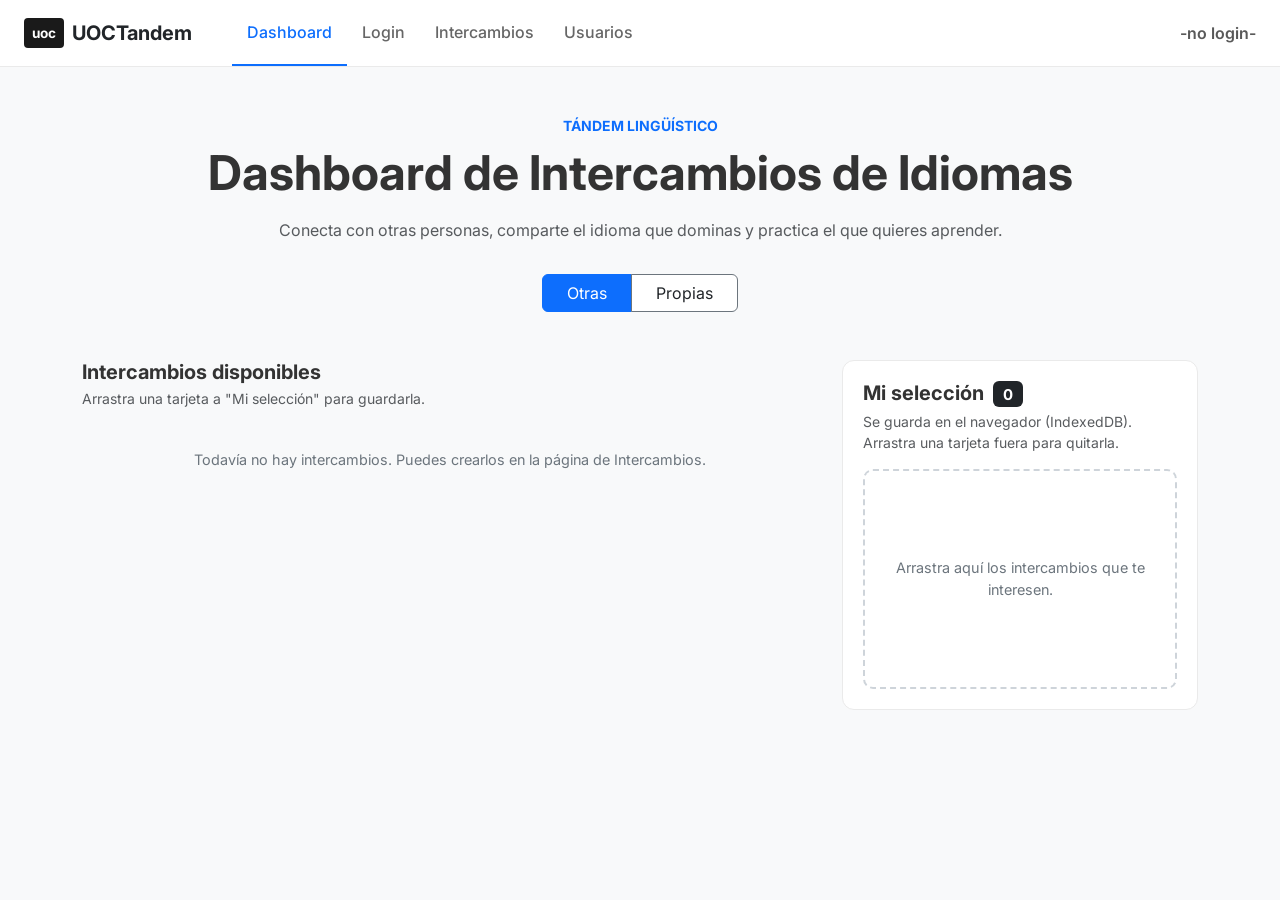
<file: index.html>
<!-- 
  USO DE IA GENERATIVA
  IA utilizada: Gemini
  Prompt 1: "Estructurame el documento HTML5 con los metadatos esenciales, enlace a Bootstrap 5 y hoja de estilos personalizada."
  Prompt 2: "Diséñame la barra de navegación responsive expandida con container-fluid, logotipo y enlaces de rutas."
  Prompt 3: "Constrúyeme la sección principal del dashboard con cabecera centrada, títulos tipográficos y botones de filtrado."
  Prompt 4: "Defíneme la rejilla flexible con el contenedor de tarjetas y la vinculación del script modular de JavaScript."
-->

<!DOCTYPE html>
<html lang="es">

<head>
    <meta charset="UTF-8">
    <meta name="viewport" content="width=device-width, initial-scale=1.0">
    <title>Dashboard - UOCTandem</title>

    <link href="https://cdn.jsdelivr.net/npm/bootstrap@5.3.3/dist/css/bootstrap.min.css" rel="stylesheet">

    <link href="css/estilos.css" rel="stylesheet">
    <!-- Estilos propios del Drag & Drop del dashboard (Persona 5) -->
    <link href="css/dashboard.css" rel="stylesheet">
</head>

<body class="animacion-aparicion">


    <nav class="navbar navbar-expand-lg mb-5">
        <div class="container-fluid px-4">
            <a class="navbar-brand d-flex align-items-center" href="index.html">
                <span class="logo-box">uoc</span>
                <span class="fw-bold fs-5 text-dark">UOCTandem</span>
            </a>

            <button class="navbar-toggler" type="button" data-bs-toggle="collapse" data-bs-toggle="collapse"
                data-bs-target="#navbarNav">
                <span class="navbar-toggler-icon"></span>
            </button>

            <div class="collapse navbar-collapse" id="navbarNav">
                <ul class="navbar-nav ms-4 me-auto">

                    <li class="nav-item"><a class="nav-link active" href="index.html">Dashboard</a></li>
                    <li class="nav-item"><a class="nav-link" href="login.html">Login</a></li>
                    <li class="nav-item"><a class="nav-link" href="intercambios.html">Intercambios</a></li>
                    <li class="nav-item"><a class="nav-link" href="usuarios.html">Usuarios</a></li>
                </ul>

                <span class="navbar-text fw-semibold" id="usuarioNav">
                    no login
                </span>
            </div>
        </div>
    </nav>


    <main class="container">


        <div class="text-center mb-5">
            <p class="text-primary fw-bold mb-2 small text-uppercase tracking-wide">Tándem Lingüístico
            </p>
            <h1 class="fw-bold display-5 mb-3">Dashboard de Intercambios de Idiomas</h1>
            <p class="text-muted">Conecta con otras personas, comparte el idioma que dominas y practica el que quieres
                aprender.</p>

            <div class="btn-group mt-3" role="group" aria-label="Filtrar intercambios">
                <button type="button" class="btn btn-primary px-4" id="btnOtras">Otras</button>
                <button type="button" class="btn btn-outline-secondary bg-white text-dark px-4" id="btnPropias">Propias</button>
            </div>
        </div>

        <!-- Avisos flotantes en la esquina (los rellena int_1_dashboard.js). Flotan para no mover las tarjetas mientras se arrastran -->
        <div id="mensajeDashboard" class="aviso-flotante" role="status" aria-live="polite"></div>

        <div class="row g-4 pb-5">

            <!-- ===== 01 · TARJETAS DISPONIBLES (zona de arrastre y también de soltado para deseleccionar) ===== -->
            <section class="col-lg-8">
                <h2 class="h5 fw-bold mb-1">Intercambios disponibles</h2>
                <p class="small text-muted mb-3">Arrastra una tarjeta a "Mi selección" para guardarla.</p>
                <div class="row g-3 zona-soltar" id="contenedorTarjetas" data-zona="disponibles"></div>
            </section>

            <!-- ===== 02 · ZONA DE SELECCIÓN (Persona 5) ===== -->
            <section class="col-lg-4">
                <div class="seleccion-panel">
                    <h2 class="h5 fw-bold mb-1">Mi selección <span class="badge text-bg-dark ms-1" id="contadorSeleccion">0</span></h2>
                    <p class="small text-muted mb-3">Se guarda en el navegador (IndexedDB). Arrastra una tarjeta fuera para quitarla.</p>
                    <div class="zona-soltar zona-seleccion" id="contenedorSeleccion" data-zona="seleccion"></div>
                </div>
            </section>

        </div>

    </main>


    <script type="module" src="js/int_1_dashboard.js"></script>
</body>

</html>
</file>
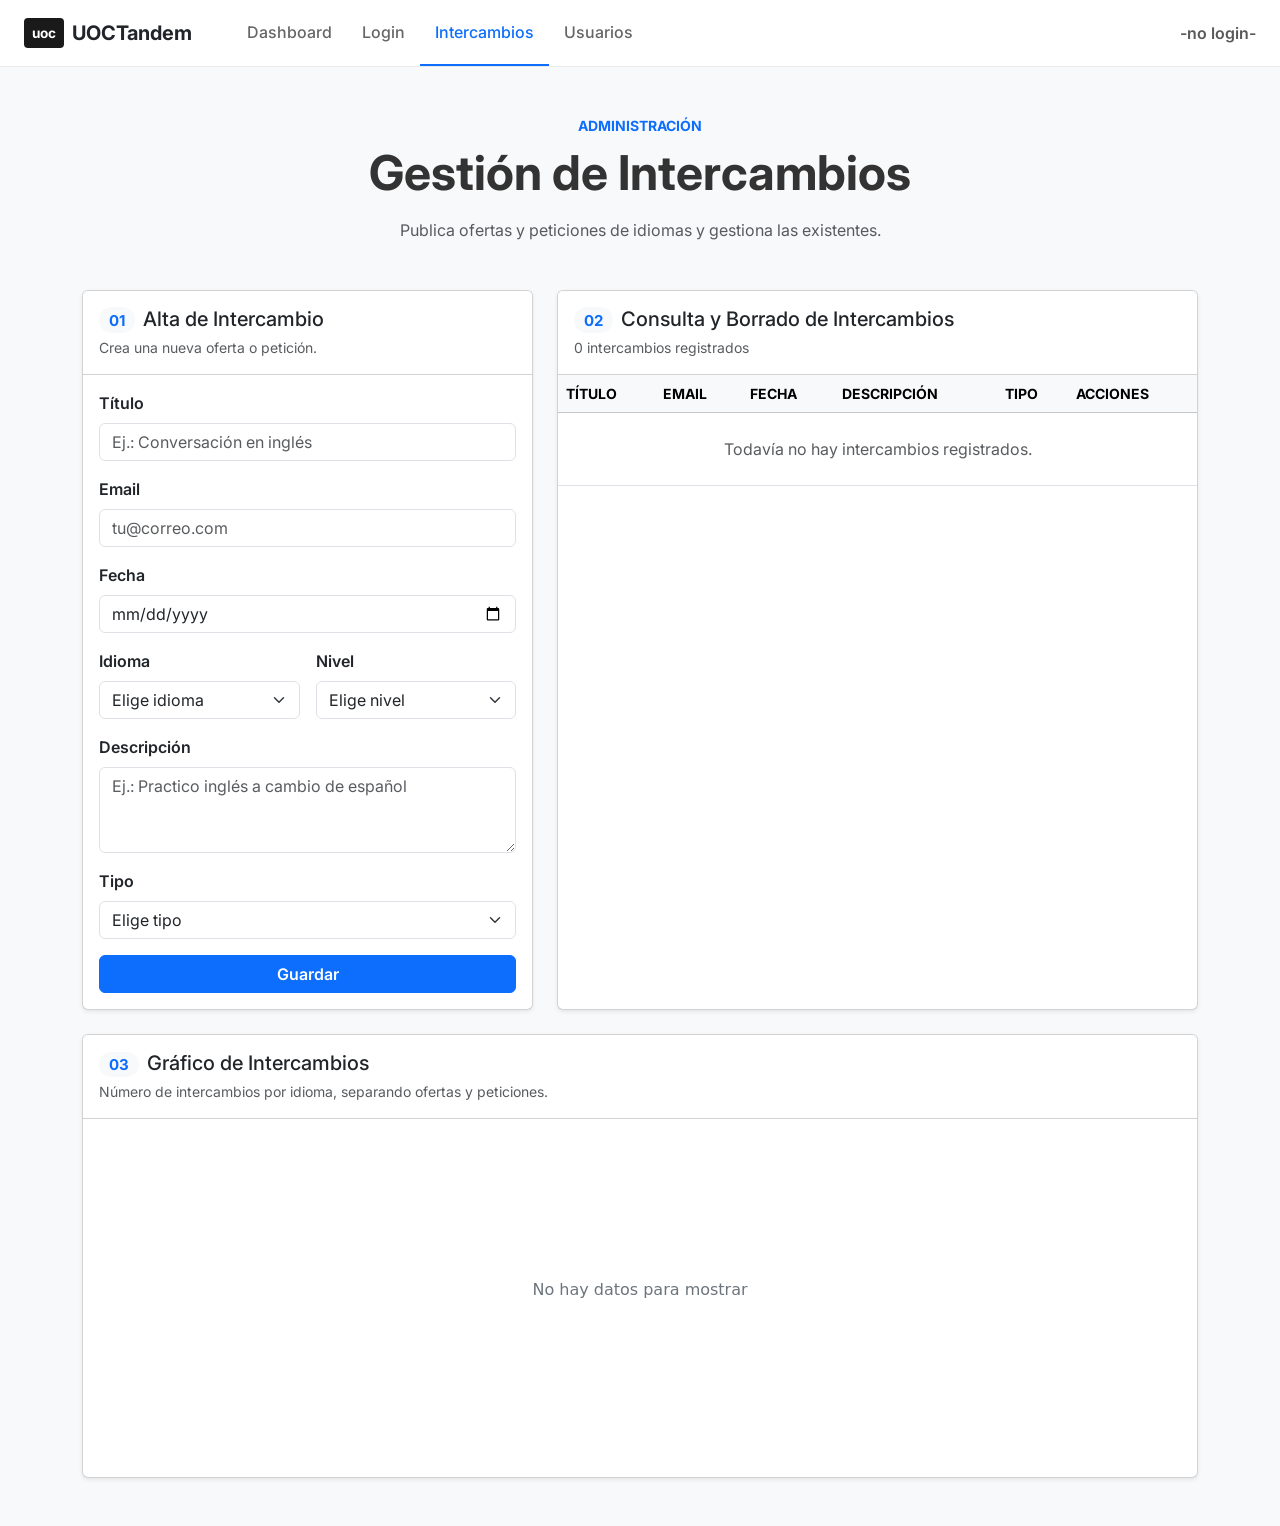
<file: intercambios.html>
<!--
  USO DE IA GENERATIVA
  IA utilizada: Gemini
  Prompt 1: "Constrúyeme la estructura del documento HTML para la página de gestión vinculando Bootstrap, la hoja de estilos común y copiando la barra de navegación responsive."
  Prompt 2: "Diséñame la estructura a dos columnas (col-lg-5 y col-lg-7) usando la rejilla de Bootstrap para separar visualmente la zona de alta y la zona de consulta de datos."
  Prompt 3: "Estructúrame el formulario de alta con botones de radio para el tipo (oferta/petición), desplegables para nivel/modalidad y un área para mostrar los mensajes de error."
  Prompt 4: "Móntame la tabla de consulta de intercambios con una cabecera descriptiva y un cuerpo vacío (tbody) preparado para ser rellenado dinámicamente por JavaScript."
-->
 
<!DOCTYPE html>
 
<html lang="es">
 
<head>
    <meta charset="UTF-8">
    <meta name="viewport" content="width=device-width, initial-scale=1.0">
    <title>Intercambios - UOCTandem</title>
 
    <!-- Bootstrap 5 por CDN -->
    <link href="https://cdn.jsdelivr.net/npm/bootstrap@5.3.3/dist/css/bootstrap.min.css" rel="stylesheet">
    <!-- Estilos propios comunes (Persona 1) -->
    <link href="css/estilos.css" rel="stylesheet">
</head>
 
<body class="animacion-aparicion">
 
    <!-- ===== NAVBAR COMÚN (copiada de index.html, Persona 1) ===== -->
    <nav class="navbar navbar-expand-lg mb-5">
        <div class="container-fluid px-4">
            <a class="navbar-brand d-flex align-items-center" href="index.html">
                <span class="logo-box">uoc</span>
                <span class="fw-bold fs-5 text-dark">UOCTandem</span>
            </a>
 
            <button class="navbar-toggler" type="button" data-bs-toggle="collapse" data-bs-target="#navbarNav">
                <span class="navbar-toggler-icon"></span>
            </button>
 
            <div class="collapse navbar-collapse" id="navbarNav">
                <ul class="navbar-nav ms-4 me-auto">
                    <li class="nav-item"><a class="nav-link" href="index.html">Dashboard</a></li>
                    <li class="nav-item"><a class="nav-link" href="login.html">Login</a></li>
                    <li class="nav-item"><a class="nav-link active" href="intercambios.html">Intercambios</a></li>
                    <li class="nav-item"><a class="nav-link" href="usuarios.html">Usuarios</a></li>
                </ul>
 
                <!-- Usuario activo (se rellena desde localStorage) -->
                <span class="navbar-text fw-semibold" id="usuarioActivo">-no login-</span>
            </div>
        </div>
    </nav>
 
    <main class="container pb-5">
 
        <!-- ===== CABECERA ===== -->
        <div class="text-center mb-5">
            <p class="text-primary fw-bold mb-2 small text-uppercase">Administración</p>
            <h1 class="fw-bold display-5 mb-3">Gestión de Intercambios</h1>
            <p class="text-muted">Publica ofertas y peticiones de idiomas y gestiona las existentes.</p>
        </div>
 
        <div class="row g-4">
 
            <!-- ===== 01 · FORMULARIO DE ALTA ===== -->
            <section class="col-lg-5">
                <div class="card shadow-sm h-100">
                    <div class="card-header bg-white py-3">
                        <h2 class="h5 mb-1"><span
                                class="badge rounded-pill text-bg-light text-primary me-2">01</span>Alta de Intercambio
                        </h2>
                        <p class="small text-muted mb-0">Crea una nueva oferta o petición.</p>
                    </div>
                    <div class="card-body">
                        <form id="formIntercambio" novalidate>
 
                            <!-- Título -->
                            <div class="mb-3">
                                <label for="titulo" class="form-label fw-semibold">Título</label>
                                <input type="text" id="titulo" class="form-control" maxlength="80"
                                    placeholder="Ej.: Conversación en inglés" required>
                                <div class="invalid-feedback">El título es obligatorio (mínimo 3 caracteres).</div>
                            </div>
 
                            <!-- Email -->
                            <div class="mb-3">
                                <label for="email" class="form-label fw-semibold">Email</label>
                                <input type="email" id="email" class="form-control" placeholder="tu@correo.com"
                                    required>
                                <div class="invalid-feedback">Introduce un email válido.</div>
                            </div>
 
                            <!-- Fecha -->
                            <div class="mb-3">
                                <label for="fecha" class="form-label fw-semibold">Fecha</label>
                                <input type="date" id="fecha" class="form-control" required>
                                <div class="invalid-feedback">La fecha es obligatoria y no puede ser anterior a hoy.
                                </div>
                            </div>
 
                            <!-- Idioma y nivel -->
                            <div class="row g-3 mb-3">
                                <div class="col-sm-6">
                                    <label for="idioma" class="form-label fw-semibold">Idioma</label>
                                    <select id="idioma" class="form-select" required>
                                        <option value="">Elige idioma</option>
                                        <option>Español</option>
                                        <option>Catalán</option>
                                        <option>Inglés</option>
                                        <option>Francés</option>
                                        <option>Alemán</option>
                                        <option>Italiano</option>
                                        <option>Portugués</option>
                                        <option>Chino</option>
                                        <option>Japonés</option>
                                        <option>Árabe</option>
                                    </select>
                                    <div class="invalid-feedback">Elige un idioma.</div>
                                </div>
                                <div class="col-sm-6">
                                    <label for="nivel" class="form-label fw-semibold">Nivel</label>
                                    <select id="nivel" class="form-select" required>
                                        <option value="">Elige nivel</option>
                                        <option>A1</option>
                                        <option>A2</option>
                                        <option>B1</option>
                                        <option>B2</option>
                                        <option>C1</option>
                                        <option>C2</option>
                                    </select>
                                    <div class="invalid-feedback">Elige un nivel.</div>
                                </div>
                            </div>
 
                            <!-- Descripción -->
                            <div class="mb-3">
                                <label for="descripcion" class="form-label fw-semibold">Descripción</label>
                                <textarea id="descripcion" class="form-control" rows="3" maxlength="300"
                                    placeholder="Ej.: Practico inglés a cambio de español" required></textarea>
                                <div class="invalid-feedback">La descripción es obligatoria (mínimo 10 caracteres).
                                </div>
                            </div>
 
                            <!-- Tipo: Ofrezco idioma / Busco idioma -->
                            <div class="mb-3">
                                <label for="tipo" class="form-label fw-semibold">Tipo</label>
                                <select id="tipo" class="form-select" required>
                                    <option value="">Elige tipo</option>
                                    <option value="Ofrezco idioma">Ofrezco idioma</option>
                                    <option value="Busco idioma">Busco idioma</option>
                                </select>
                                <div class="invalid-feedback">Elige el tipo de intercambio.</div>
                            </div>
 
                            <!-- Hueco para mensajes de error o de guardado -->
                            <div id="mensaje" role="alert" aria-live="polite"></div>
 
                            <button type="submit" id="btnGuardar"
                                class="btn btn-primary w-100 fw-semibold">Guardar</button>
                        </form>
                    </div>
                </div>
            </section>
 
            <!-- ===== 02 · TABLA DE INTERCAMBIOS ===== -->
            <section class="col-lg-7">
                <div class="card shadow-sm h-100">
                    <div class="card-header bg-white py-3">
                        <h2 class="h5 mb-1"><span
                                class="badge rounded-pill text-bg-light text-primary me-2">02</span>Consulta y Borrado
                            de Intercambios</h2>
                        <p class="small text-muted mb-0" id="contadorIntercambios">0 intercambios registrados</p>
                    </div>
                    <div class="table-responsive">
                        <table class="table table-hover align-middle mb-0">
                            <thead class="table-light small text-uppercase">
                                <tr>
                                    <th scope="col">Título</th>
                                    <th scope="col">Email</th>
                                    <th scope="col">Fecha</th>
                                    <th scope="col">Descripción</th>
                                    <th scope="col">Tipo</th>
                                    <th scope="col">Acciones</th>
                                </tr>
                            </thead>
                            <!-- Las filas las genera pintarTabla() en int_3_intercambios.js -->
                            <tbody id="tablaIntercambios"></tbody>
                        </table>
                    </div>
                </div>
            </section>
 
            <!-- ===== 03 · GRÁFICO DE INTERCAMBIOS (canvas nativo) ===== -->
            <section class="col-12">
                <div class="card shadow-sm">
                    <div class="card-header bg-white py-3">
                        <h2 class="h5 mb-1"><span
                                class="badge rounded-pill text-bg-light text-primary me-2">03</span>Gráfico de
                            Intercambios</h2>
                        <p class="small text-muted mb-0">Número de intercambios por idioma, separando ofertas y
                            peticiones.</p>
                    </div>
                    <div class="card-body text-center">
                        <canvas id="graficoIntercambios" width="900" height="320" class="mw-100"
                            aria-label="Gráfico de barras de intercambios por idioma"></canvas>
                    </div>
                </div>
            </section>
 
        </div>
    </main>
 
    <!-- Bootstrap JS (para que el menú funcione en móvil) -->
    <script src="https://cdn.jsdelivr.net/npm/bootstrap@5.3.3/dist/js/bootstrap.bundle.min.js"></script>
    <!-- Lógica de la página -->
    <script type="module" src="js/int_3_intercambios.js"></script>
</body>
 
</html>
</file>
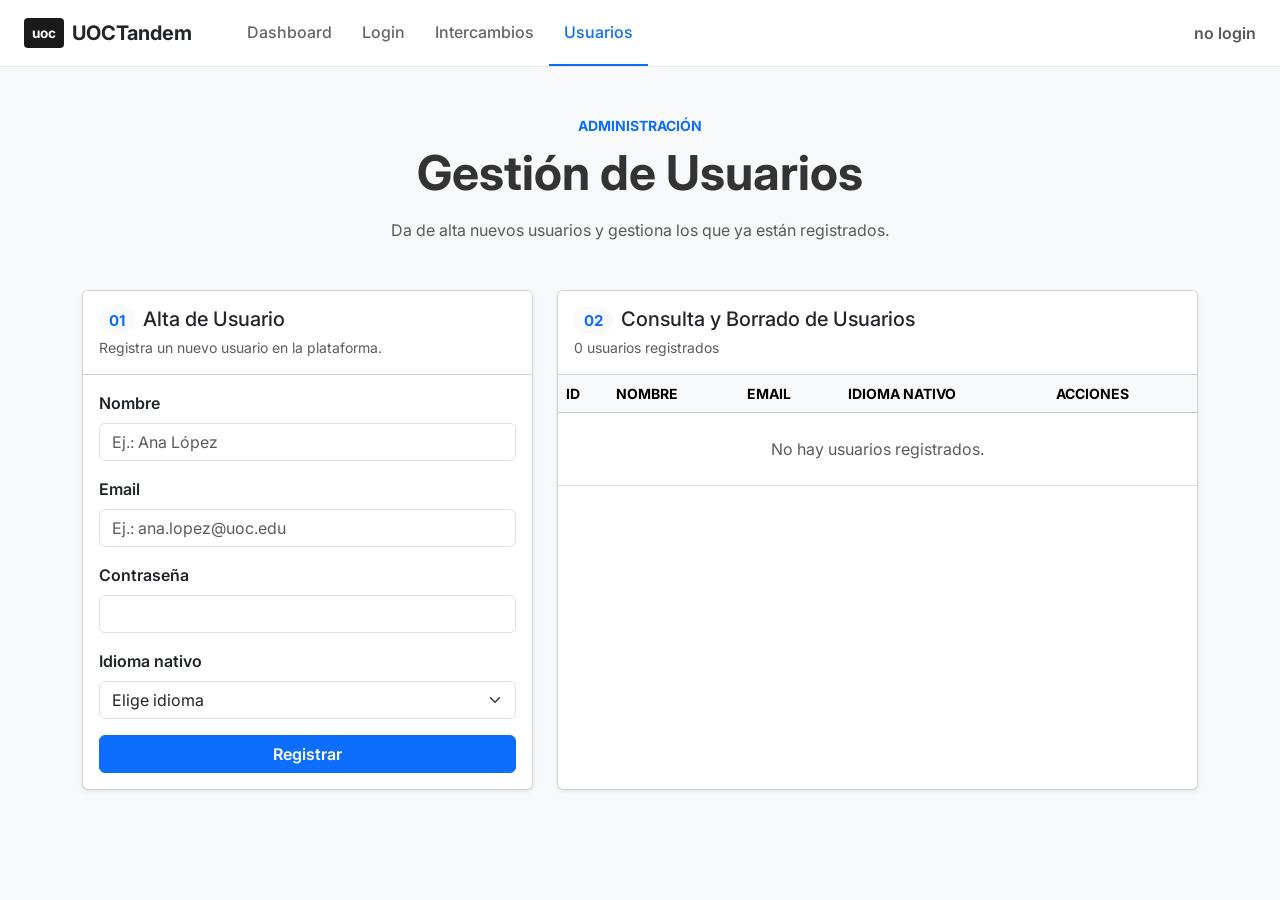
<file: usuarios.html>
<!DOCTYPE html>
<!--
  USO DE IA GENERATIVA
  IA utilizada: Claude
  Prompt 1: "Actúa como un profesor de desarrollo web y explícame de forma sencilla qué son HTML, CSS, Bootstrap y el diseño responsive, y qué diferencia hay entre diseñar el mockup en Figma y programar la página en VS Code."
  Prompt 2: "Propón una estructura para usuarios.html con Bootstrap 5 (formulario de alta y tabla de usuarios) y explícame cada parte para poder entenderla y adaptarla a mi página."
  Prompt 3: "Explícame qué hace cada parte de usuarios.html: cómo se reparten el formulario y la tabla en columnas responsive, para qué sirven los id de los campos y por qué no debe haber JavaScript dentro del HTML."
  Prompt 4: "Analiza el mockup de Figma que ha hecho mi compañero, dime si cumple lo que piden el enunciado y la rúbrica y qué debo tener en cuenta para que mi página de usuarios sea coherente con él."
-->
<html lang="es">

<head>
  <meta charset="UTF-8">
  <meta name="viewport" content="width=device-width, initial-scale=1.0">
  <title>Usuarios - UOCTandem</title>

  <!-- Bootstrap 5 (CSS) -->
  <link href="https://cdn.jsdelivr.net/npm/bootstrap@5.3.3/dist/css/bootstrap.min.css" rel="stylesheet">
  <!-- Estilos propios del proyecto (los hace la Persona 1) -->
  <link rel="stylesheet" href="css/estilos.css">
</head>

<body class="animacion-aparicion">

  <!-- ===== NAVBAR COMÚN (Persona 1) ===== -->
  <nav class="navbar navbar-expand-lg mb-5">
    <div class="container-fluid px-4">
      <a class="navbar-brand d-flex align-items-center" href="index.html">
        <span class="logo-box">uoc</span>
        <span class="fw-bold fs-5 text-dark">UOCTandem</span>
      </a>

      <button class="navbar-toggler" type="button" data-bs-toggle="collapse" data-bs-target="#navbarNav">
        <span class="navbar-toggler-icon"></span>
      </button>

      <div class="collapse navbar-collapse" id="navbarNav">
        <ul class="navbar-nav ms-4 me-auto">
          <li class="nav-item"><a class="nav-link" href="index.html">Dashboard</a></li>
          <li class="nav-item"><a class="nav-link" href="login.html">Login</a></li>
          <li class="nav-item"><a class="nav-link" href="intercambios.html">Intercambios</a></li>
          <li class="nav-item"><a class="nav-link active" href="usuarios.html">Usuarios</a></li>
        </ul>

        <span class="navbar-text fw-semibold" id="usuarioNav">
          no login
        </span>
      </div>
    </div>
  </nav>

  <main class="container pb-5">

    <!-- ===== CABECERA ===== -->
    <div class="text-center mb-5">
      <p class="text-primary fw-bold mb-2 small text-uppercase">Administración</p>
      <h1 class="fw-bold display-5 mb-3">Gestión de Usuarios</h1>
      <p class="text-muted">Da de alta nuevos usuarios y gestiona los que ya están registrados.</p>
    </div>

    <div class="row g-4">

      <!-- ===== 01 · FORMULARIO DE ALTA ===== -->
      <section class="col-lg-5">
        <div class="card shadow-sm h-100">
          <div class="card-header bg-white py-3">
            <h2 class="h5 mb-1"><span class="badge rounded-pill text-bg-light text-primary me-2">01</span>Alta de
              Usuario</h2>
            <p class="small text-muted mb-0">Registra un nuevo usuario en la plataforma.</p>
          </div>
          <div class="card-body">
            <form id="formUsuario" novalidate>

              <div class="mb-3">
                <label for="nombre" class="form-label fw-semibold">Nombre</label>
                <input type="text" id="nombre" class="form-control" placeholder="Ej.: Ana López">
              </div>

              <div class="mb-3">
                <label for="email" class="form-label fw-semibold">Email</label>
                <input type="email" id="email" class="form-control" placeholder="Ej.: ana.lopez@uoc.edu">
              </div>

              <div class="mb-3">
                <label for="password" class="form-label fw-semibold">Contraseña</label>
                <input type="password" id="password" class="form-control">
              </div>

              <div class="mb-3">
                <label for="idiomaNativo" class="form-label fw-semibold">Idioma nativo</label>
                <select id="idiomaNativo" class="form-select">
                  <option value="">Elige idioma</option>
                  <option>Español</option>
                  <option>Catalán</option>
                  <option>Inglés</option>
                  <option>Francés</option>
                  <option>Alemán</option>
                  <option>Italiano</option>
                  <option>Portugués</option>
                  <option>Chino</option>
                  <option>Japonés</option>
                  <option>Árabe</option>
                </select>
              </div>

              <!-- Hueco para mensajes de error o de registro -->
              <div id="mensaje" role="alert" aria-live="polite"></div>

              <button type="submit" class="btn btn-primary w-100 fw-semibold">Registrar</button>
            </form>
          </div>
        </div>
      </section>

      <!-- ===== 02 · TABLA DE USUARIOS ===== -->
      <section class="col-lg-7">
        <div class="card shadow-sm h-100">
          <div class="card-header bg-white py-3">
            <h2 class="h5 mb-1"><span class="badge rounded-pill text-bg-light text-primary me-2">02</span>Consulta y
              Borrado de Usuarios</h2>
            <p class="small text-muted mb-0" id="contadorUsuarios">0 usuarios registrados</p>
          </div>
          <div class="table-responsive">
            <table class="table table-hover align-middle mb-0">
              <thead class="table-light small text-uppercase">
                <tr>
                  <th scope="col">ID</th>
                  <th scope="col">Nombre</th>
                  <th scope="col">Email</th>
                  <th scope="col">Idioma nativo</th>
                  <th scope="col">Acciones</th>
                </tr>
              </thead>
              <!-- Las filas las genera pintarTabla() en usuarios.js -->
              <tbody id="tablaUsuarios"></tbody>
            </table>
          </div>
        </div>
      </section>

    </div>
  </main>

  <!-- Bootstrap 5 (JS, para que funcione el menú de la navbar en móvil) -->
  <script src="https://cdn.jsdelivr.net/npm/bootstrap@5.3.3/dist/js/bootstrap.bundle.min.js"></script>
  <!-- Lógica de la página. type="module" para poder usar import -->
  <script type="module" src="js/int_4_usuarios.js"></script>
</body>

</html>
</file>
<file: css/estilos.css>
/* Importación de Webfont obligatoria */
@import url('https://fonts.googleapis.com/css2?family=Inter:wght@400;500;600;700&display=swap');

body {
    font-family: 'Inter', sans-serif;
    background-color: #f8f9fa;
    /* Fondo claro del mockup */
    color: #333;
}

/* Colores exigidos y adaptados al Mockup */
.oferta {
    background-color: #0d6efd !important;
    /* Azul Bootstrap para ofertas */
    color: white;
}

.peticion {
    background-color: #198754 !important;
    /* Verde Bootstrap para peticiones */
    color: white;
}

/* Estilos de la Navbar según el diseño de Figma */
.navbar {
    background-color: #ffffff;
    border-bottom: 1px solid #eaeaea;
    padding: 0;
}

.navbar-brand .logo-box {
    background-color: #1a1a1a;
    color: #fff;
    padding: 5px 8px;
    border-radius: 4px;
    font-size: 0.85rem;
    font-weight: 700;
    margin-right: 8px;
}

.nav-link {
    color: #666;
    font-weight: 500;
    padding: 20px 15px !important;
}

.nav-link.active {
    color: #0d6efd !important;
    border-bottom: 2px solid #0d6efd;
    /* Subrayado azul de página activa */
}

/* Animaciones obligatorias (Persona 1) */
.animacion-aparicion {
    animation: fadeIn 0.6s ease-out;
}

@keyframes fadeIn {
    from {
        opacity: 0;
        transform: translateY(15px);
    }

    to {
        opacity: 1;
        transform: translateY(0);
    }
}

.tarjeta-hover {
    transition: transform 0.2s ease, box-shadow 0.2s ease;
}

.tarjeta-hover:hover {
    transform: translateY(-5px);
    box-shadow: 0 12px 24px rgba(0, 0, 0, 0.1);
}
</file>
<file: css/dashboard.css>
/* Estilos del Drag & Drop del dashboard (Persona 5).
   Van en un archivo propio para no tocar estilos.css, que es común a todo el grupo. */

/* Panel de "Mi selección": se queda fijo al hacer scroll en pantallas grandes */
.seleccion-panel {
    background-color: #ffffff;
    border: 1px solid #eaeaea;
    border-radius: 12px;
    padding: 20px;
}

@media (min-width: 992px) {
    .seleccion-panel {
        position: sticky;
        top: 20px;
    }
}

/* Zona de tarjetas disponibles: altura mínima para que siempre haya sitio donde soltar */
#contenedorTarjetas {
    margin-top: 0; /* Bootstrap sube la rejilla .g-3 16px; así no tapa el texto de encima */
    min-height: 320px;
    align-content: flex-start;
    border-radius: 10px;
    transition: background-color 0.2s ease;
}

/* Mientras se arrastra una tarjeta desde "Mi selección", se marca la zona de la izquierda */
body[data-arrastre="seleccion"] #contenedorTarjetas {
    outline: 2px dashed #6c757d;
    outline-offset: 4px;
    background-color: rgba(108, 117, 125, 0.08);
}

body[data-arrastre="seleccion"] #contenedorTarjetas::before {
    content: "Suelta aquí para quitarla de tu selección";
    flex: 0 0 100%;
    text-align: center;
    font-weight: 600;
    color: #495057;
    padding: 12px 0 4px;
}

/* Mientras se arrastra una tarjeta disponible, se marca la zona de selección */
body[data-arrastre="disponibles"] .zona-seleccion {
    border-color: #0d6efd;
    background-color: rgba(13, 110, 253, 0.04);
}

/* Evita seleccionar texto sin querer al arrastrar */
[draggable="true"],
.seleccion-panel {
    user-select: none;
}

/* Zona donde se sueltan las tarjetas seleccionadas */
.zona-seleccion {
    min-height: 220px;
    border: 2px dashed #ced4da;
    border-radius: 10px;
    padding: 12px;
    display: flex;
    flex-direction: column;
    gap: 12px;
}

/* Texto de ayuda cuando una zona está vacía */
.zona-vacia {
    color: #6c757d;
    font-size: 0.9rem;
    text-align: center;
    margin: auto;
    padding: 24px 8px;
}

/* Las tarjetas se pueden coger: cursor de "mano" */
[draggable="true"] {
    cursor: grab;
}

/* Tarjeta mientras se está arrastrando */
.arrastrando {
    opacity: 0.4;
}

/* Zona resaltada cuando pasa una tarjeta por encima */
.zona-activa {
    outline: 2px dashed #0d6efd;
    outline-offset: 4px;
    border-radius: 10px;
    background-color: rgba(13, 110, 253, 0.06);
}

.zona-seleccion.zona-activa {
    border-color: #0d6efd;
    outline: none;
}

/* Avisos en la esquina inferior derecha: no empujan el contenido */
.aviso-flotante {
    position: fixed;
    right: 20px;
    bottom: 20px;
    z-index: 1050;
    max-width: 340px;
}

.aviso-flotante .alert {
    margin: 0;
    box-shadow: 0 6px 18px rgba(0, 0, 0, 0.12);
}

/* Animación al soltar una tarjeta en su nueva zona */
.recien-soltada {
    animation: aparecer 0.35s ease-out;
}

@keyframes aparecer {
    from {
        opacity: 0;
        transform: scale(0.95);
    }

    to {
        opacity: 1;
        transform: scale(1);
    }
}
</file>
